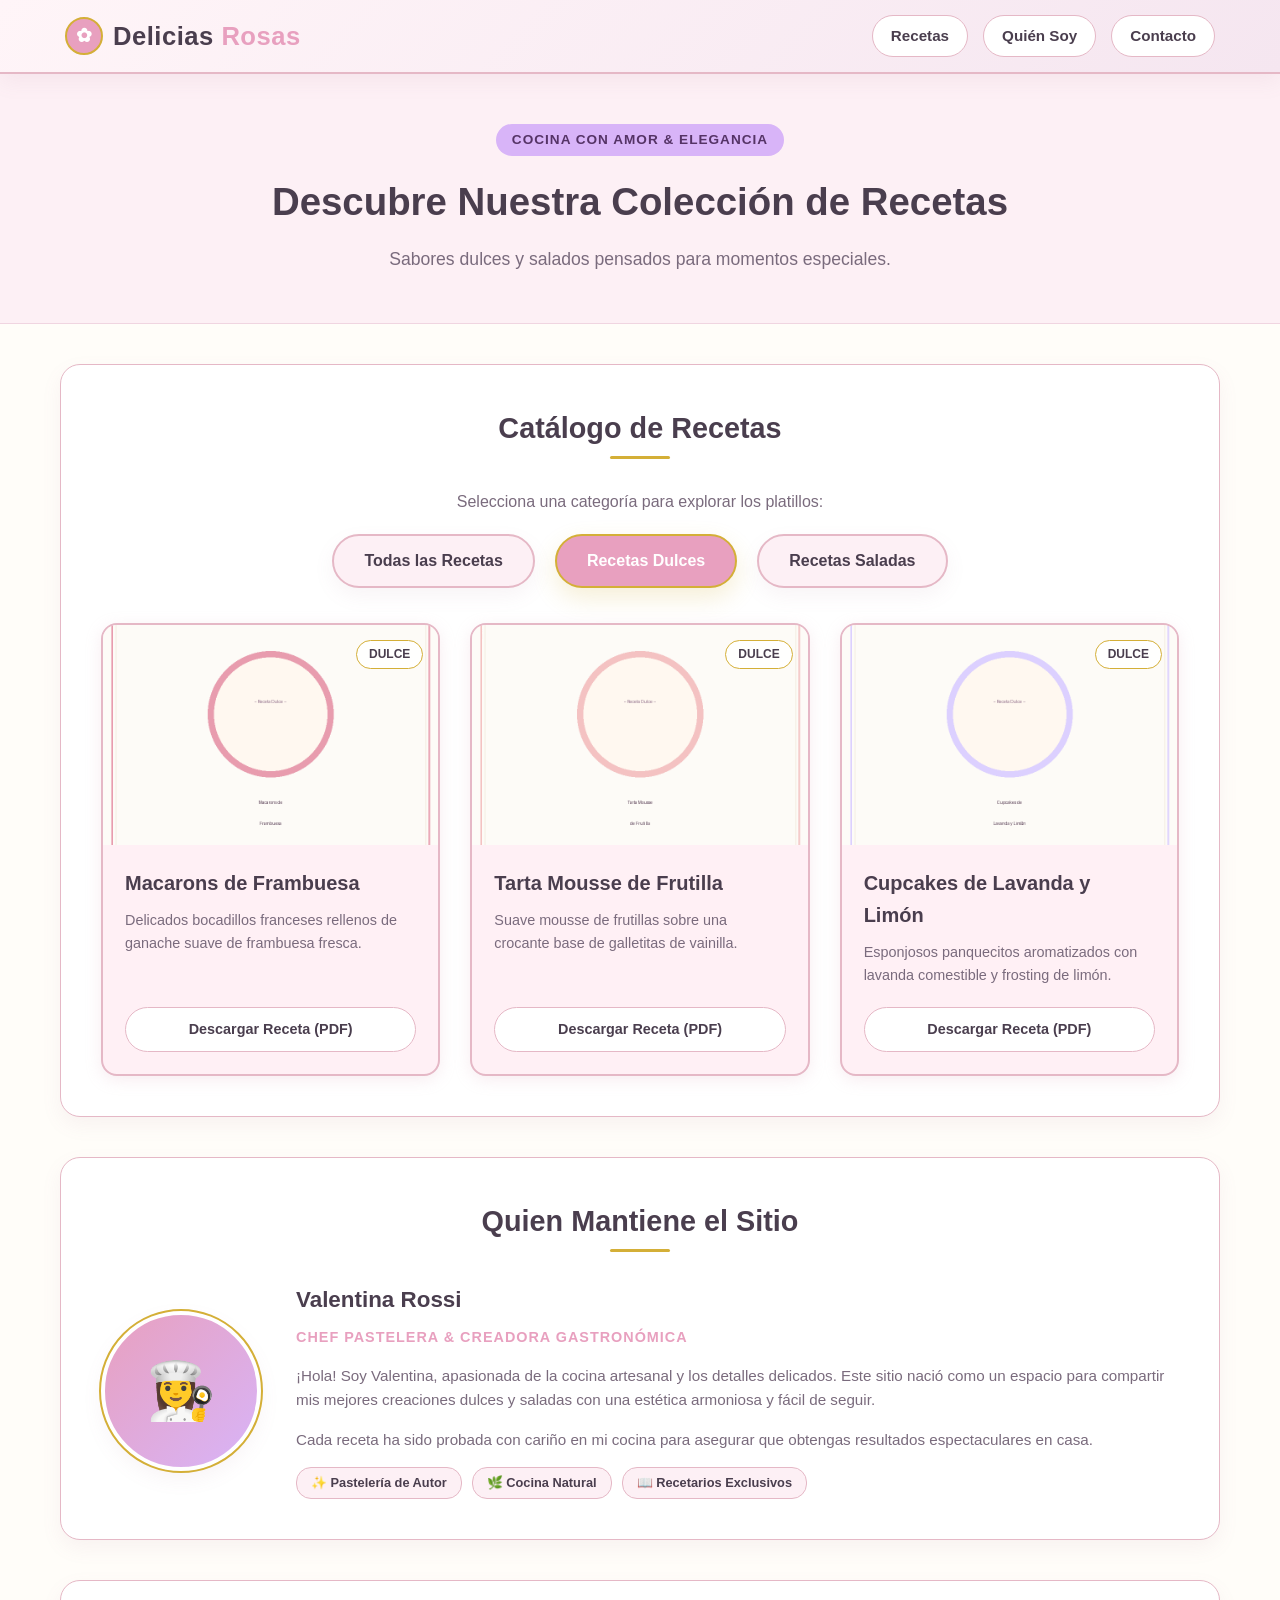
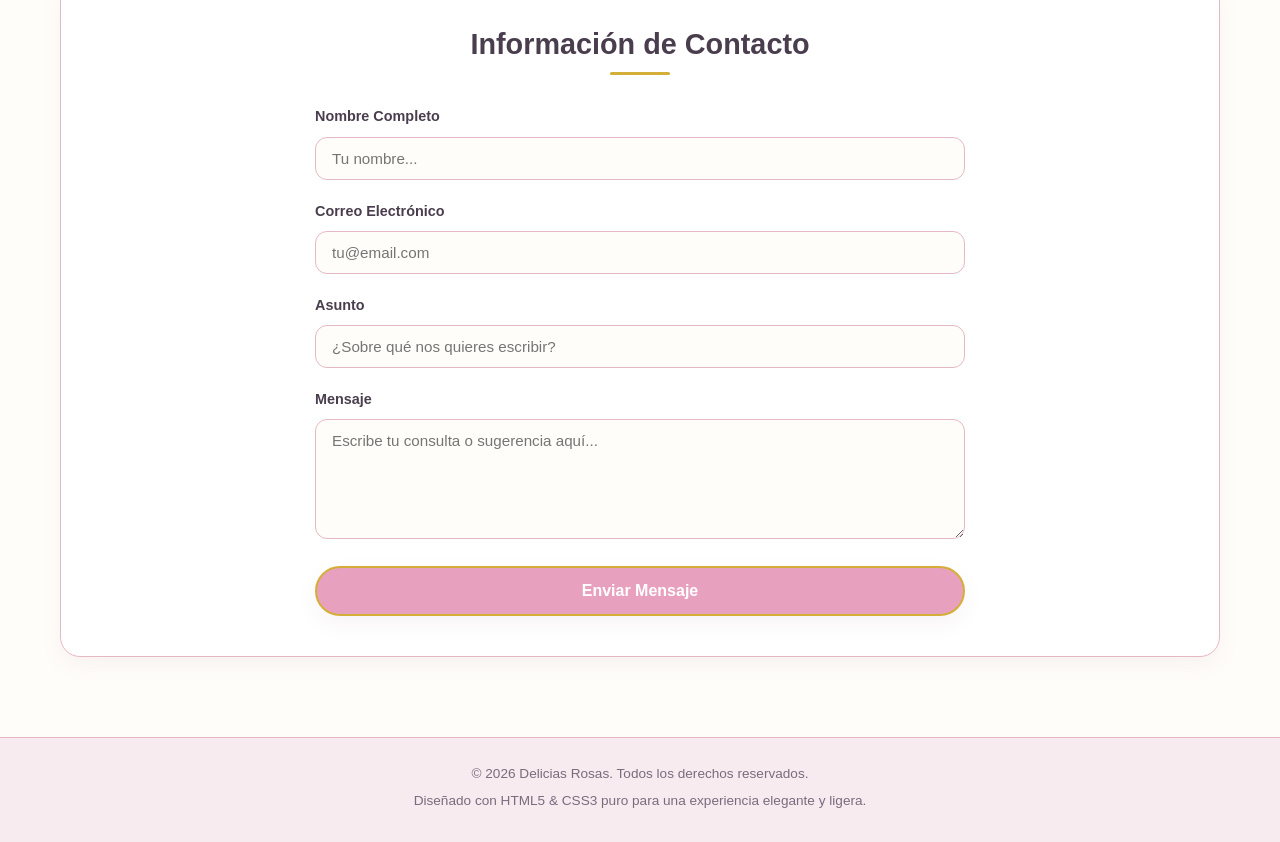
<file: recetas_dulces.html>
<!DOCTYPE html>
<html lang="es">
<head>
    <meta charset="UTF-8">
    <meta name="viewport" content="width=device-width, initial-scale=1.0">
    <title>Delicias Rosas | Recetario Elegante</title>
    <link rel="stylesheet" href="estilosIA.css">
</head>
<body>

    <!-- BARRA DE NAVEGACIÓN -->
    <header>
        <div class="header-container">
            <a href="index.html" class="logo-container">
                <div class="logo-icon">&#10047;</div>
                <div class="logo-text">Delicias <span>Rosas</span></div>
            </a>
            <nav>
                <ul>
                    <li><a href="#catalogo">Recetas</a></li>
                    <li><a href="#autor">Quién Soy</a></li>
                    <li><a href="#contacto">Contacto</a></li>
                </ul>
            </nav>
        </div>
    </header>

    <!-- HERO / BANNER -->
    <section class="hero">
        <div class="hero-content">
            <span class="hero-badge">Cocina con amor & elegancia</span>
            <h1>Descubre Nuestra Colección de Recetas</h1>
            <p>Sabores dulces y salados pensados para momentos especiales.</p>
        </div>
    </section>

    <!-- CONTENIDO PRINCIPAL -->
    <main class="main-container">

        <!-- SECCIÓN DE CATÁLOGO DE RECETAS CON FILTRO -->
        <section id="catalogo" class="section-card">
            <div class="section-title">
                <h2>Catálogo de Recetas</h2>
            </div>

            <div class="category-selector-container">
                <p class="category-subtitle">Selecciona una categoría para explorar los platillos:</p>
                <div class="category-buttons">
                    <a href="index.html#catalogo" class="category-btn-link ">Todas las Recetas</a>
                    <a href="recetas_dulces.html#catalogo" class="category-btn-link active">Recetas Dulces</a>
                    <a href="recetas_saladas.html#catalogo" class="category-btn-link ">Recetas Saladas</a>
                </div>
            </div>

            <div class="recipes-grid">
                
        <article class="recipe-card">
            <div class="recipe-img-container">
                <img src="imágenes/receta1.png" alt="Macarons de Frambuesa">
                <span class="recipe-badge">Dulce</span>
            </div>
            <div class="recipe-content">
                <h3 class="recipe-title">Macarons de Frambuesa</h3>
                <p class="recipe-description">Delicados bocadillos franceses rellenos de ganache suave de frambuesa fresca.</p>
                <a href="recetarios/receta1.pdf" download class="recipe-btn-download">Descargar Receta (PDF)</a>
            </div>
        </article>
        
        <article class="recipe-card">
            <div class="recipe-img-container">
                <img src="imágenes/receta2.png" alt="Tarta Mousse de Frutilla">
                <span class="recipe-badge">Dulce</span>
            </div>
            <div class="recipe-content">
                <h3 class="recipe-title">Tarta Mousse de Frutilla</h3>
                <p class="recipe-description">Suave mousse de frutillas sobre una crocante base de galletitas de vainilla.</p>
                <a href="recetarios/receta2.pdf" download class="recipe-btn-download">Descargar Receta (PDF)</a>
            </div>
        </article>
        
        <article class="recipe-card">
            <div class="recipe-img-container">
                <img src="imágenes/receta3.png" alt="Cupcakes de Lavanda y Limón">
                <span class="recipe-badge">Dulce</span>
            </div>
            <div class="recipe-content">
                <h3 class="recipe-title">Cupcakes de Lavanda y Limón</h3>
                <p class="recipe-description">Esponjosos panquecitos aromatizados con lavanda comestible y frosting de limón.</p>
                <a href="recetarios/receta3.pdf" download class="recipe-btn-download">Descargar Receta (PDF)</a>
            </div>
        </article>
        
            </div>
        </section>

        <!-- SECCIÓN SOBRE EL MANTENEDOR DEL SITIO -->
        <section id="autor" class="section-card">
            <div class="section-title">
                <h2>Quien Mantiene el Sitio</h2>
            </div>
            <div class="about-content">
                <div class="about-avatar">&#128105;&#8205;&#127859;</div>
                <div class="about-text">
                    <h3>Valentina Rossi</h3>
                    <div class="about-role">Chef Pastelera & Creadora Gastronómica</div>
                    <p>¡Hola! Soy Valentina, apasionada de la cocina artesanal y los detalles delicados. Este sitio nació como un espacio para compartir mis mejores creaciones dulces y saladas con una estética armoniosa y fácil de seguir.</p>
                    <p>Cada receta ha sido probada con cariño en mi cocina para asegurar que obtengas resultados espectaculares en casa.</p>
                    <div class="about-badges">
                        <span class="about-badge">&#10024; Pastelería de Autor</span>
                        <span class="about-badge">&#127807; Cocina Natural</span>
                        <span class="about-badge">&#128214; Recetarios Exclusivos</span>
                    </div>
                </div>
            </div>
        </section>

        <!-- SECCIÓN DE CONTACTO -->
        <section id="contacto" class="section-card">
            <div class="section-title">
                <h2>Información de Contacto</h2>
            </div>
            <div class="contact-container">
                <form action="#" method="post" onsubmit="return false;">
                    <div class="form-group">
                        <label for="nombre">Nombre Completo</label>
                        <input type="text" id="nombre" name="nombre" class="form-control" placeholder="Tu nombre..." required>
                    </div>
                    <div class="form-group">
                        <label for="email">Correo Electrónico</label>
                        <input type="email" id="email" name="email" class="form-control" placeholder="tu@email.com" required>
                    </div>
                    <div class="form-group">
                        <label for="asunto">Asunto</label>
                        <input type="text" id="asunto" name="asunto" class="form-control" placeholder="¿Sobre qué nos quieres escribir?">
                    </div>
                    <div class="form-group">
                        <label for="mensaje">Mensaje</label>
                        <textarea id="mensaje" name="mensaje" class="form-control" placeholder="Escribe tu consulta o sugerencia aquí..." required></textarea>
                    </div>
                    <button type="submit" class="btn-submit">Enviar Mensaje</button>
                </form>
            </div>
        </section>

    </main>

    <!-- FOOTER -->
    <footer>
        <p>&copy; 2026 Delicias Rosas. Todos los derechos reservados.</p>
        <p>Diseñado con HTML5 & CSS3 puro para una experiencia elegante y ligera.</p>
    </footer>

</body>
</html>
</file>
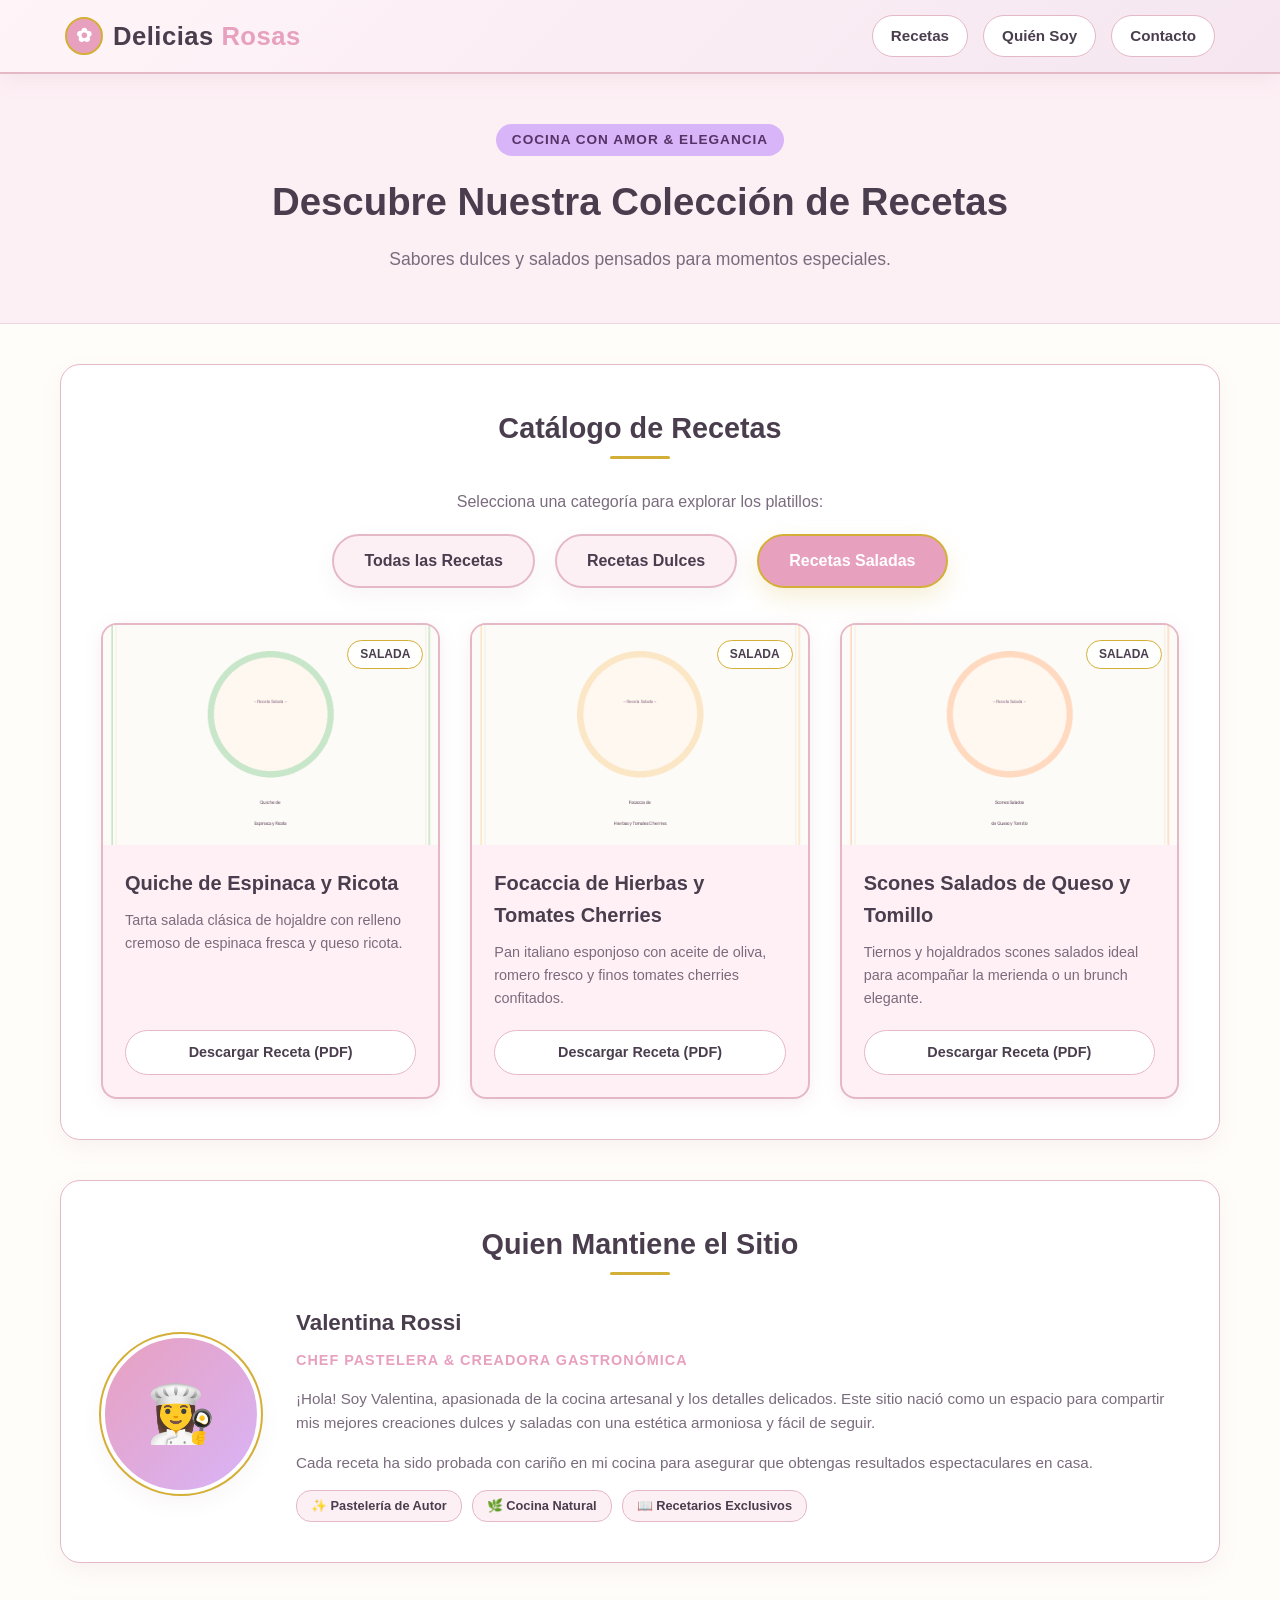
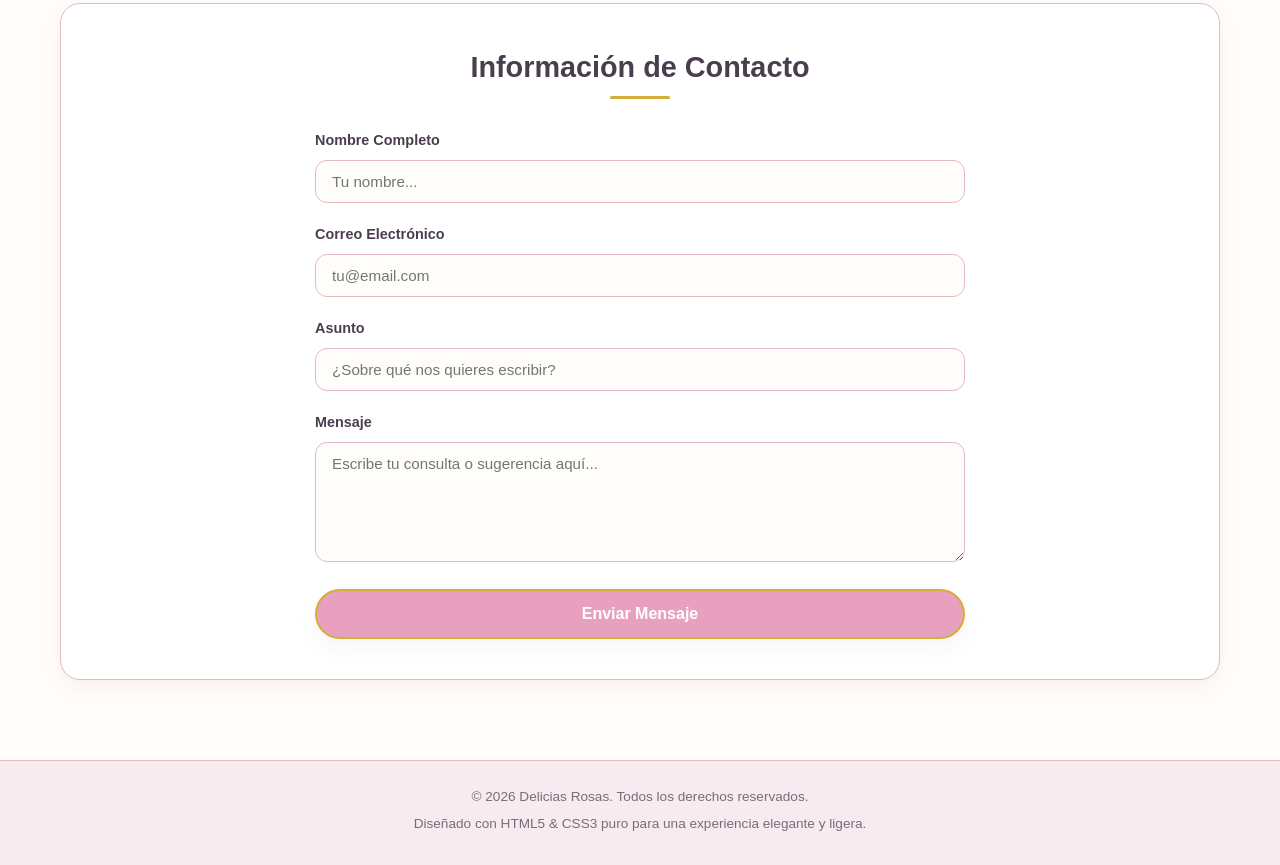
<file: recetas_saladas.html>
<!DOCTYPE html>
<html lang="es">
<head>
    <meta charset="UTF-8">
    <meta name="viewport" content="width=device-width, initial-scale=1.0">
    <title>Delicias Rosas | Recetario Elegante</title>
    <link rel="stylesheet" href="estilosIA.css">
</head>
<body>

    <!-- BARRA DE NAVEGACIÓN -->
    <header>
        <div class="header-container">
            <a href="index.html" class="logo-container">
                <div class="logo-icon">&#10047;</div>
                <div class="logo-text">Delicias <span>Rosas</span></div>
            </a>
            <nav>
                <ul>
                    <li><a href="#catalogo">Recetas</a></li>
                    <li><a href="#autor">Quién Soy</a></li>
                    <li><a href="#contacto">Contacto</a></li>
                </ul>
            </nav>
        </div>
    </header>

    <!-- HERO / BANNER -->
    <section class="hero">
        <div class="hero-content">
            <span class="hero-badge">Cocina con amor & elegancia</span>
            <h1>Descubre Nuestra Colección de Recetas</h1>
            <p>Sabores dulces y salados pensados para momentos especiales.</p>
        </div>
    </section>

    <!-- CONTENIDO PRINCIPAL -->
    <main class="main-container">

        <!-- SECCIÓN DE CATÁLOGO DE RECETAS CON FILTRO -->
        <section id="catalogo" class="section-card">
            <div class="section-title">
                <h2>Catálogo de Recetas</h2>
            </div>

            <div class="category-selector-container">
                <p class="category-subtitle">Selecciona una categoría para explorar los platillos:</p>
                <div class="category-buttons">
                    <a href="index.html#catalogo" class="category-btn-link ">Todas las Recetas</a>
                    <a href="recetas_dulces.html#catalogo" class="category-btn-link ">Recetas Dulces</a>
                    <a href="recetas_saladas.html#catalogo" class="category-btn-link active">Recetas Saladas</a>
                </div>
            </div>

            <div class="recipes-grid">
                
        <article class="recipe-card">
            <div class="recipe-img-container">
                <img src="imágenes/receta4.png" alt="Quiche de Espinaca y Ricota">
                <span class="recipe-badge">Salada</span>
            </div>
            <div class="recipe-content">
                <h3 class="recipe-title">Quiche de Espinaca y Ricota</h3>
                <p class="recipe-description">Tarta salada clásica de hojaldre con relleno cremoso de espinaca fresca y queso ricota.</p>
                <a href="recetarios/receta4.pdf" download class="recipe-btn-download">Descargar Receta (PDF)</a>
            </div>
        </article>
        
        <article class="recipe-card">
            <div class="recipe-img-container">
                <img src="imágenes/receta5.png" alt="Focaccia de Hierbas y Tomates Cherries">
                <span class="recipe-badge">Salada</span>
            </div>
            <div class="recipe-content">
                <h3 class="recipe-title">Focaccia de Hierbas y Tomates Cherries</h3>
                <p class="recipe-description">Pan italiano esponjoso con aceite de oliva, romero fresco y finos tomates cherries confitados.</p>
                <a href="recetarios/receta5.pdf" download class="recipe-btn-download">Descargar Receta (PDF)</a>
            </div>
        </article>
        
        <article class="recipe-card">
            <div class="recipe-img-container">
                <img src="imágenes/receta6.png" alt="Scones Salados de Queso y Tomillo">
                <span class="recipe-badge">Salada</span>
            </div>
            <div class="recipe-content">
                <h3 class="recipe-title">Scones Salados de Queso y Tomillo</h3>
                <p class="recipe-description">Tiernos y hojaldrados scones salados ideal para acompañar la merienda o un brunch elegante.</p>
                <a href="recetarios/receta6.pdf" download class="recipe-btn-download">Descargar Receta (PDF)</a>
            </div>
        </article>
        
            </div>
        </section>

        <!-- SECCIÓN SOBRE EL MANTENEDOR DEL SITIO -->
        <section id="autor" class="section-card">
            <div class="section-title">
                <h2>Quien Mantiene el Sitio</h2>
            </div>
            <div class="about-content">
                <div class="about-avatar">&#128105;&#8205;&#127859;</div>
                <div class="about-text">
                    <h3>Valentina Rossi</h3>
                    <div class="about-role">Chef Pastelera & Creadora Gastronómica</div>
                    <p>¡Hola! Soy Valentina, apasionada de la cocina artesanal y los detalles delicados. Este sitio nació como un espacio para compartir mis mejores creaciones dulces y saladas con una estética armoniosa y fácil de seguir.</p>
                    <p>Cada receta ha sido probada con cariño en mi cocina para asegurar que obtengas resultados espectaculares en casa.</p>
                    <div class="about-badges">
                        <span class="about-badge">&#10024; Pastelería de Autor</span>
                        <span class="about-badge">&#127807; Cocina Natural</span>
                        <span class="about-badge">&#128214; Recetarios Exclusivos</span>
                    </div>
                </div>
            </div>
        </section>

        <!-- SECCIÓN DE CONTACTO -->
        <section id="contacto" class="section-card">
            <div class="section-title">
                <h2>Información de Contacto</h2>
            </div>
            <div class="contact-container">
                <form action="#" method="post" onsubmit="return false;">
                    <div class="form-group">
                        <label for="nombre">Nombre Completo</label>
                        <input type="text" id="nombre" name="nombre" class="form-control" placeholder="Tu nombre..." required>
                    </div>
                    <div class="form-group">
                        <label for="email">Correo Electrónico</label>
                        <input type="email" id="email" name="email" class="form-control" placeholder="tu@email.com" required>
                    </div>
                    <div class="form-group">
                        <label for="asunto">Asunto</label>
                        <input type="text" id="asunto" name="asunto" class="form-control" placeholder="¿Sobre qué nos quieres escribir?">
                    </div>
                    <div class="form-group">
                        <label for="mensaje">Mensaje</label>
                        <textarea id="mensaje" name="mensaje" class="form-control" placeholder="Escribe tu consulta o sugerencia aquí..." required></textarea>
                    </div>
                    <button type="submit" class="btn-submit">Enviar Mensaje</button>
                </form>
            </div>
        </section>

    </main>

    <!-- FOOTER -->
    <footer>
        <p>&copy; 2026 Delicias Rosas. Todos los derechos reservados.</p>
        <p>Diseñado con HTML5 & CSS3 puro para una experiencia elegante y ligera.</p>
    </footer>

</body>
</html>
</file>
<file: estilosIA.css>
/* =========================================================
   ESTILOS GENERALES Y PALETA DE COLORES
   Paleta: Rosa, Lila/Lavanda, Crema, Blanco, Dorado
   ========================================================= */

:root {
    --color-rosa-principal: #E8A0BF;
    --color-rosa-suave: #FDF0F5;
    --color-rosa-card: #FFF0F5;
    --color-rosa-borde: #E5B8C6;
    --color-lavanda: #D8B4F8;
    --color-lavanda-hover: #C697EE;
    --color-crema-fondo: #FFFDF9;
    --color-dorado: #D4AF37;
    --color-texto-oscuro: #4A3E4E;
    --color-texto-suave: #7A6B7D;
    --color-blanco: #FFFFFF;
    
    --sombra-suave: 0 8px 20px rgba(160, 110, 135, 0.08);
    --sombra-card: 0 4px 15px rgba(229, 184, 198, 0.25);
    --sombra-hover: 0 10px 25px rgba(212, 175, 55, 0.2);
    --radio-borde: 20px;
    --radio-card: 16px;
}

* {
    box-sizing: border-box;
    margin: 0;
    padding: 0;
}

html {
    scroll-behavior: smooth;
}

body {
    font-family: 'Segoe UI', Tahoma, Geneva, Verdana, sans-serif;
    background-color: var(--color-crema-fondo);
    color: var(--color-texto-oscuro);
    line-height: 1.6;
    display: flex;
    flex-direction: column;
    min-height: 100vh;
}

/* =========================================================
   BARRA DE NAVEGACIÓN (HEADER & NAV)
   ========================================================= */

header {
    background: linear-gradient(135deg, #FFF5F8 0%, #F5E6F0 100%);
    border-bottom: 2px solid var(--color-rosa-borde);
    box-shadow: var(--sombra-suave);
    position: sticky;
    top: 0;
    z-index: 100;
}

.header-container {
    max-width: 1200px;
    margin: 0 auto;
    padding: 15px 25px;
    display: flex;
    justify-content: space-between;
    align-items: center;
    flex-wrap: wrap;
    gap: 15px;
}

.logo-container {
    display: flex;
    align-items: center;
    gap: 10px;
    text-decoration: none;
}

.logo-icon {
    width: 38px;
    height: 38px;
    background-color: var(--color-rosa-principal);
    border-radius: 50%;
    display: flex;
    align-items: center;
    justify-content: center;
    color: var(--color-blanco);
    font-weight: bold;
    font-size: 1.2rem;
    border: 2px solid var(--color-dorado);
}

.logo-text {
    font-size: 1.6rem;
    font-weight: 700;
    color: var(--color-texto-oscuro);
    letter-spacing: 0.5px;
}

.logo-text span {
    color: var(--color-rosa-principal);
}

nav ul {
    list-style: none;
    display: flex;
    gap: 15px;
    flex-wrap: wrap;
}

nav a {
    text-decoration: none;
    color: var(--color-texto-oscuro);
    font-weight: 600;
    font-size: 0.95rem;
    padding: 8px 18px;
    border-radius: 25px;
    background-color: var(--color-blanco);
    border: 1px solid var(--color-rosa-borde);
    transition: all 0.3s ease;
    display: inline-block;
}

nav a:hover {
    background-color: var(--color-rosa-principal);
    color: var(--color-blanco);
    border-color: var(--color-rosa-principal);
    transform: translateY(-2px);
    box-shadow: var(--sombra-suave);
}

/* =========================================================
   HERO / BANNER DE BIENVENIDA
   ========================================================= */

.hero {
    background-color: var(--color-rosa-suave);
    text-align: center;
    padding: 50px 20px;
    border-bottom: 1px solid #F0D5E1;
    position: relative;
}

.hero-content {
    max-width: 800px;
    margin: 0 auto;
}

.hero-badge {
    display: inline-block;
    background-color: var(--color-lavanda);
    color: #553366;
    font-size: 0.85rem;
    font-weight: 700;
    text-transform: uppercase;
    padding: 5px 16px;
    border-radius: 20px;
    margin-bottom: 15px;
    letter-spacing: 1px;
}

.hero h1 {
    font-size: 2.4rem;
    color: var(--color-texto-oscuro);
    margin-bottom: 12px;
    font-weight: 700;
}

.hero p {
    font-size: 1.1rem;
    color: var(--color-texto-suave);
}

/* =========================================================
   ESTILOS GENERALES DE SECCIONES Y CONTENEDORES
   ========================================================= */

.main-container {
    max-width: 1200px;
    margin: 40px auto;
    padding: 0 20px;
    flex: 1;
    width: 100%;
}

.section-card {
    background-color: var(--color-blanco);
    border: 1px solid var(--color-rosa-borde);
    border-radius: var(--radio-borde);
    padding: 40px;
    margin-bottom: 40px;
    box-shadow: var(--sombra-suave);
}

.section-title {
    text-align: center;
    margin-bottom: 30px;
}

.section-title h2 {
    font-size: 1.8rem;
    color: var(--color-texto-oscuro);
    position: relative;
    display: inline-block;
    padding-bottom: 8px;
}

.section-title h2::after {
    content: '';
    position: absolute;
    bottom: 0;
    left: 50%;
    transform: translateX(-50%);
    width: 60px;
    height: 3px;
    background-color: var(--color-dorado);
    border-radius: 2px;
}

/* =========================================================
   SECCIÓN 1: SELECCIÓN Y CATÁLOGO DE RECETAS
   ========================================================= */

.category-selector-container {
    text-align: center;
    margin-bottom: 35px;
}

.category-subtitle {
    font-size: 1rem;
    color: var(--color-texto-suave);
    margin-bottom: 20px;
}

.category-buttons {
    display: flex;
    justify-content: center;
    gap: 20px;
    flex-wrap: wrap;
}

.category-btn-link {
    display: inline-block;
    padding: 12px 30px;
    font-size: 1rem;
    font-weight: 700;
    color: var(--color-texto-oscuro);
    background-color: var(--color-rosa-suave);
    border: 2px solid var(--color-rosa-borde);
    border-radius: 30px;
    text-decoration: none;
    transition: all 0.3s ease;
    box-shadow: var(--sombra-suave);
}

.category-btn-link:hover {
    background-color: var(--color-lavanda);
    border-color: var(--color-lavanda-hover);
    transform: translateY(-2px);
}

.category-btn-link.active {
    background-color: var(--color-rosa-principal);
    color: var(--color-blanco);
    border-color: var(--color-dorado);
    box-shadow: var(--sombra-hover);
}

/* RECIPES GRID & CARDS */
.recipes-grid {
    display: grid;
    grid-template-columns: repeat(auto-fill, minmax(300px, 1fr));
    gap: 30px;
}

.recipe-card {
    background-color: var(--color-rosa-card);
    border: 2px solid var(--color-rosa-borde);
    border-radius: var(--radio-card);
    overflow: hidden;
    box-shadow: var(--sombra-card);
    display: flex;
    flex-direction: column;
    transition: transform 0.3s ease, box-shadow 0.3s ease;
}

.recipe-card:hover {
    transform: translateY(-5px);
    box-shadow: 0 12px 25px rgba(232, 160, 191, 0.35);
}

.recipe-img-container {
    position: relative;
    width: 100%;
    height: 220px;
    overflow: hidden;
    background-color: var(--color-blanco);
}

.recipe-img-container img {
    width: 100%;
    height: 100%;
    object-fit: cover;
    transition: transform 0.4s ease;
}

.recipe-card:hover .recipe-img-container img {
    transform: scale(1.05);
}

.recipe-badge {
    position: absolute;
    top: 15px;
    right: 15px;
    background-color: rgba(255, 255, 255, 0.9);
    color: var(--color-texto-oscuro);
    font-size: 0.75rem;
    font-weight: 700;
    padding: 4px 12px;
    border-radius: 15px;
    border: 1px solid var(--color-dorado);
    text-transform: uppercase;
}

.recipe-content {
    padding: 22px;
    display: flex;
    flex-direction: column;
    flex-grow: 1;
}

.recipe-title {
    font-size: 1.25rem;
    color: var(--color-texto-oscuro);
    margin-bottom: 10px;
    font-weight: 700;
}

.recipe-description {
    font-size: 0.9rem;
    color: var(--color-texto-suave);
    margin-bottom: 20px;
    flex-grow: 1;
}

.recipe-btn-download {
    display: block;
    width: 100%;
    text-align: center;
    background-color: var(--color-blanco);
    color: var(--color-texto-oscuro);
    border: 1.5px solid var(--color-rosa-borde);
    padding: 10px 15px;
    border-radius: 25px;
    text-decoration: none;
    font-weight: 700;
    font-size: 0.9rem;
    transition: all 0.3s ease;
}

.recipe-btn-download:hover {
    background-color: var(--color-rosa-principal);
    color: var(--color-blanco);
    border-color: var(--color-rosa-principal);
    box-shadow: 0 4px 10px rgba(232, 160, 191, 0.4);
}

/* =========================================================
   SECCIÓN 2: SOBRE LA AUTORA (MANTENEDOR)
   ========================================================= */

.about-content {
    display: flex;
    align-items: center;
    gap: 35px;
    flex-wrap: wrap;
}

.about-avatar {
    flex: 0 0 160px;
    height: 160px;
    border-radius: 50%;
    background: linear-gradient(135deg, var(--color-rosa-principal), var(--color-lavanda));
    border: 4px solid var(--color-blanco);
    outline: 2px solid var(--color-dorado);
    display: flex;
    align-items: center;
    justify-content: center;
    font-size: 3.5rem;
    color: var(--color-blanco);
    margin: 0 auto;
    box-shadow: var(--sombra-suave);
}

.about-text {
    flex: 1;
    min-width: 280px;
}

.about-text h3 {
    font-size: 1.4rem;
    color: var(--color-texto-oscuro);
    margin-bottom: 8px;
}

.about-role {
    font-size: 0.9rem;
    color: var(--color-rosa-principal);
    font-weight: 700;
    text-transform: uppercase;
    letter-spacing: 1px;
    margin-bottom: 15px;
}

.about-text p {
    font-size: 0.95rem;
    color: var(--color-texto-suave);
    margin-bottom: 15px;
}

.about-badges {
    display: flex;
    gap: 10px;
    flex-wrap: wrap;
}

.about-badge {
    background-color: var(--color-rosa-suave);
    border: 1px solid var(--color-rosa-borde);
    color: var(--color-texto-oscuro);
    padding: 5px 14px;
    border-radius: 15px;
    font-size: 0.8rem;
    font-weight: 600;
}

/* =========================================================
   SECCIÓN 3: FORMULARIO DE CONTACTO
   ========================================================= */

.contact-container {
    max-width: 650px;
    margin: 0 auto;
}

.form-group {
    margin-bottom: 20px;
}

.form-group label {
    display: block;
    margin-bottom: 8px;
    font-weight: 600;
    font-size: 0.9rem;
    color: var(--color-texto-oscuro);
}

.form-control {
    width: 100%;
    padding: 12px 16px;
    font-size: 0.95rem;
    border: 1.5px solid var(--color-rosa-borde);
    border-radius: 12px;
    background-color: var(--color-crema-fondo);
    color: var(--color-texto-oscuro);
    outline: none;
    transition: border-color 0.3s ease, box-shadow 0.3s ease;
    font-family: inherit;
}

.form-control:focus {
    border-color: var(--color-rosa-principal);
    box-shadow: 0 0 0 3px rgba(232, 160, 191, 0.25);
    background-color: var(--color-blanco);
}

textarea.form-control {
    resize: vertical;
    min-height: 120px;
}

.btn-submit {
    display: block;
    width: 100%;
    padding: 14px;
    background-color: var(--color-rosa-principal);
    color: var(--color-blanco);
    border: 2px solid var(--color-dorado);
    border-radius: 30px;
    font-size: 1rem;
    font-weight: 700;
    cursor: pointer;
    transition: all 0.3s ease;
    box-shadow: var(--sombra-suave);
}

.btn-submit:hover {
    background-color: #DF8BAE;
    transform: translateY(-2px);
    box-shadow: var(--sombra-hover);
}

/* =========================================================
   FOOTER / PIE DE PÁGINA
   ========================================================= */

footer {
    background-color: #F8EBF0;
    border-top: 1px solid var(--color-rosa-borde);
    padding: 25px 20px;
    text-align: center;
    color: var(--color-texto-suave);
    font-size: 0.85rem;
    margin-top: auto;
}

footer p {
    margin-bottom: 5px;
}

/* =========================================================
   DISEÑO RESPONSIVE (MEDIA QUERIES)
   ========================================================= */

@media (max-width: 768px) {
    .header-container {
        flex-direction: column;
        text-align: center;
    }
    
    nav ul {
        justify-content: center;
    }
    
    .hero h1 {
        font-size: 1.8rem;
    }
    
    .section-card {
        padding: 25px 18px;
    }
    
    .recipes-grid {
        grid-template-columns: 1fr;
    }
    
    .about-content {
        flex-direction: column;
        text-align: center;
    }
    
    .about-badges {
        justify-content: center;
    }
}
</file>
